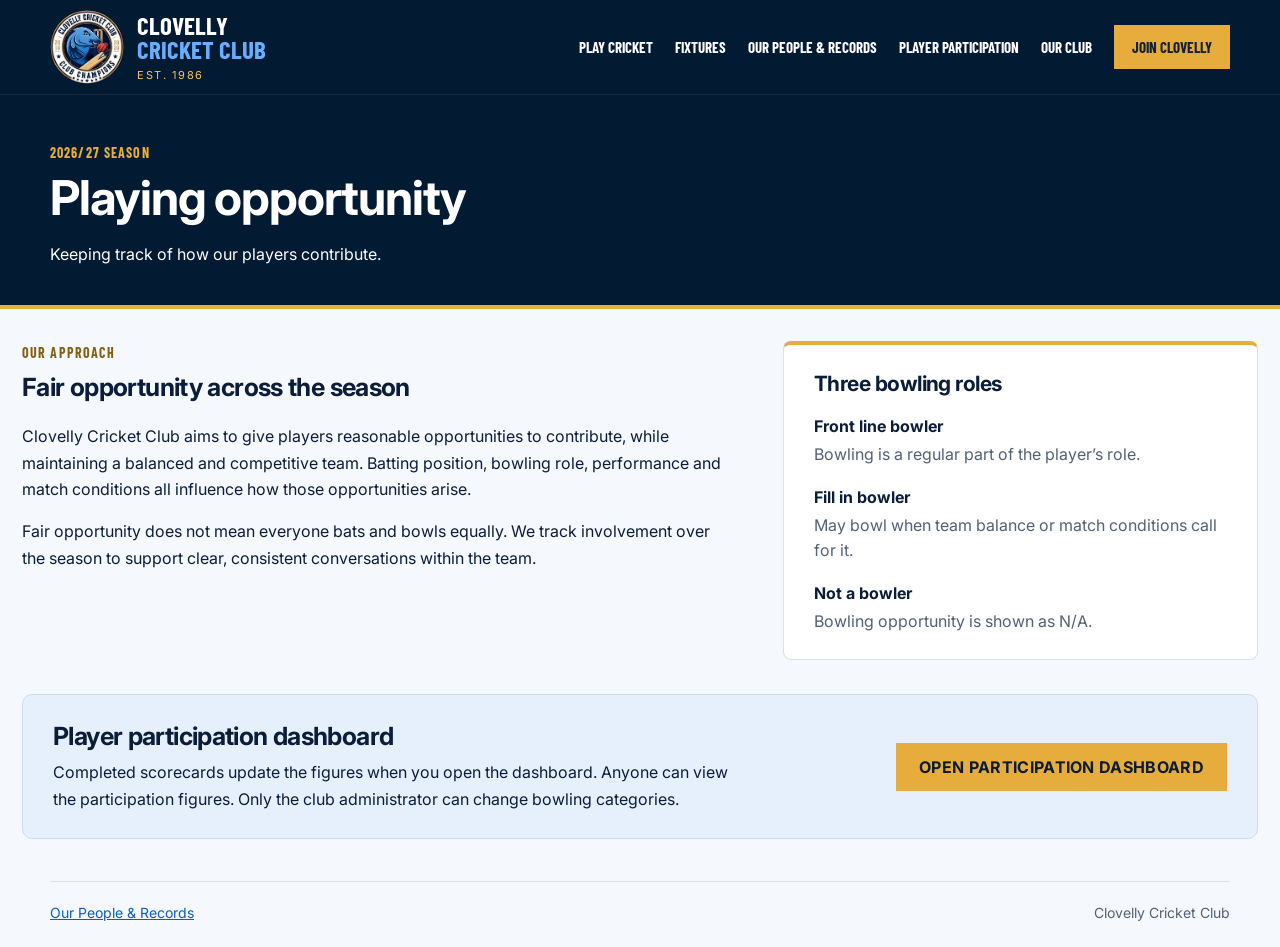
<file: selection.html>
<!doctype html>
<html lang="en"><head><meta charset="utf-8"><meta name="viewport" content="width=device-width,initial-scale=1"><meta name="description" content="How Clovelly Cricket Club supports fair playing opportunities."><title>Playing Opportunity | Clovelly Cricket Club</title><link rel="stylesheet" href="styles.css"><link rel="stylesheet" href="participation.css"><link rel="preconnect" href="https://fonts.googleapis.com"><link rel="preconnect" href="https://fonts.gstatic.com" crossorigin><link href="https://fonts.googleapis.com/css2?family=Barlow+Condensed:wght@600;700;800&family=Inter:wght@400;500;600;700&display=swap" rel="stylesheet"><script src="opportunity-nav.js" defer></script></head>
<body class="opportunity-page">
<header class="site-header"><div class="shell header-inner"><a class="brand" href="/" aria-label="Clovelly Cricket Club home"><img src="assets/clovelly-logo.jpg" alt="Clovelly Cricket Club"><span class="brand-copy"><strong>Clovelly</strong><b>Cricket Club</b><small>EST. 1986</small></span></a><button class="menu-toggle" aria-expanded="false" aria-controls="main-nav"><span aria-hidden="true">☰</span><span class="sr-only">Open navigation</span></button><nav id="main-nav" class="main-nav" aria-label="Main navigation"><a href="/#join">Play Cricket</a><a href="/#matches">Fixtures</a><a href="/players">Our People &amp; Records</a><a href="/participation" >Player Participation</a><a href="/#about">Our Club</a><a class="join-small" href="https://www.playhq.com/cricket-australia/register/94d595" target="_blank" rel="noopener">Join Clovelly</a></nav></div></header>
<main><div class="opportunity-heading"><div class="shell"><p class="eyebrow">2026/27 season</p><h1>Playing opportunity</h1><p>Keeping track of how our players contribute.</p></div></div>
<div class="shell opportunity-content">
<section class="policy" aria-labelledby="policy-title"><div><p class="eyebrow">Our approach</p><h2 id="policy-title">Fair opportunity across the season</h2><p>Clovelly Cricket Club aims to give players reasonable opportunities to contribute, while maintaining a balanced and competitive team. Batting position, bowling role, performance and match conditions all influence how those opportunities arise.</p><p>Fair opportunity does not mean everyone bats and bowls equally. We track involvement over the season to support clear, consistent conversations within the team.</p></div><aside><h3>Three bowling roles</h3><dl><dt>Front line bowler</dt><dd>Bowling is a regular part of the player’s role.</dd><dt>Fill in bowler</dt><dd>May bowl when team balance or match conditions call for it.</dd><dt>Not a bowler</dt><dd>Bowling opportunity is shown as N/A.</dd></dl></aside></section>
<section class="squad-entry"><div><h2>Player participation dashboard</h2><p>Completed scorecards update the figures when you open the dashboard. Anyone can view the participation figures. Only the club administrator can change bowling categories.</p></div><a class="btn btn-gold" href="participation.html">Open participation dashboard</a></section>
</div></main><footer class="opportunity-footer shell"><a href="players.html">Our People &amp; Records</a><span>Clovelly Cricket Club</span></footer></body></html>
</file>
<file: styles.css>
:root{--navy:#031a33;--navy2:#071f3e;--blue:#1f77e8;--blue2:#2d93ff;--gold:#e6ad3c;--ink:#0b1d38;--muted:#536174;--paper:#f5f7fa;--white:#fff;--max:1180px}*{box-sizing:border-box}html{scroll-behavior:smooth}body{margin:0;font-family:Inter,Arial,sans-serif;color:var(--ink);background:#fff}.shell{width:min(var(--max),calc(100% - 44px));margin:auto}.site-header{position:sticky;top:0;z-index:30;background:rgba(3,26,51,.97);border-bottom:1px solid rgba(255,255,255,.08)}.header-inner{min-height:94px;display:flex;align-items:center;justify-content:space-between;gap:24px}.brand{display:flex;align-items:center;color:#fff;text-decoration:none;min-width:285px}.brand img{width:74px;height:74px;border-radius:50%;object-fit:cover;margin-right:13px}.brand-copy{display:flex;flex-direction:column;line-height:.95;text-transform:uppercase}.brand-copy strong,.brand-copy b{font-family:"Barlow Condensed",sans-serif;font-size:25px}.brand-copy b{color:#69aefc}.brand-copy small{margin-top:8px;font-size:11px;letter-spacing:.15em;color:#f5c45c}.main-nav{display:flex;align-items:center;gap:22px}.main-nav a{font-family:"Barlow Condensed",sans-serif;font-weight:700;color:#fff;text-decoration:none;text-transform:uppercase;font-size:15px}.main-nav a:hover{color:#64adff}.main-nav .join-small{background:var(--gold);color:#10213a;padding:13px 18px}.menu-toggle{display:none;background:none;border:1px solid #fff;color:#fff;font-size:24px;border-radius:4px}.hero{position:relative;min-height:520px;overflow:hidden;background:var(--navy)}.hero-photo{position:absolute;inset:0;background-image:url('assets/hero-cricket-placeholder.jpg');background-size:cover;background-position:center right}.hero-shade{position:absolute;inset:0;background:linear-gradient(90deg,rgba(1,18,38,.98) 0%,rgba(2,21,44,.88) 35%,rgba(2,21,44,.30) 66%,rgba(2,21,44,.08) 100%)}.hero-content{position:relative;z-index:2;color:#fff;padding:72px 0 65px}.eyebrow{font-family:"Barlow Condensed",sans-serif;text-transform:uppercase;letter-spacing:.08em;font-weight:800;color:#1b6cc9;margin:0 0 8px}.hero h1,.spotlight h2,.about h2{font-family:"Barlow Condensed",sans-serif;text-transform:uppercase;margin:0;font-weight:800}.hero h1{font-size:clamp(64px,8vw,100px);line-height:.78;letter-spacing:-.02em}.hero h1 span{color:var(--blue2)}.hero-lead{font-size:25px;line-height:1.25;margin:36px 0 8px}.hero-meta{font-weight:600;color:#f3c356}.hero-meta i{font-style:normal;margin:0 8px}.hero-actions{display:flex;gap:14px;margin-top:27px}.btn{display:inline-flex;align-items:center;justify-content:center;text-transform:uppercase;font-family:"Barlow Condensed",sans-serif;font-size:17px;font-weight:800;letter-spacing:.02em;padding:14px 23px;text-decoration:none;border:1px solid transparent}.btn-gold{background:var(--gold);color:#0b1b33}.btn-outline{border-color:#83a6ca;color:#fff;background:rgba(2,21,44,.25)}.btn-blue{background:#3c9aff;color:#061b34}.quick-section{padding:26px 0;display:grid;grid-template-columns:repeat(4,1fr);gap:16px}.quick-card{min-height:300px;padding:28px 26px;background:#fff;border:1px solid #dfe4ea;box-shadow:0 5px 24px rgba(13,33,61,.08);text-align:center;display:flex;flex-direction:column;align-items:center}.quick-card .icon{width:66px;height:66px;border-radius:50%;display:grid;place-items:center;background:#e8f3ff;color:#0b56aa;font-weight:800;font-size:27px}.quick-card h2{font-family:"Barlow Condensed",sans-serif;text-transform:uppercase;font-size:27px;margin:18px 0 0}.quick-card h2:after{content:"";display:block;width:38px;border-top:3px solid var(--gold);margin:13px auto 17px}.quick-card p{font-size:14px;line-height:1.65;color:#425166;margin:0 auto 20px;max-width:215px}.quick-card a{margin-top:auto;text-transform:uppercase;text-decoration:none;color:#075ec4;font-family:"Barlow Condensed";font-weight:800;font-size:17px}.spotlight{background:radial-gradient(circle at 55% 50%,#0c4f8a 0,#062b55 32%,#031a33 70%);color:#fff;padding:22px 0}.spotlight-grid{display:grid;grid-template-columns:1.4fr .8fr .85fr;gap:34px;align-items:center;min-height:390px}.gold{color:var(--gold)}.spotlight h2{font-size:50px;line-height:1}.spotlight-sub{color:#c5d8eb;margin:6px 0 28px}.stats-row{display:grid;grid-template-columns:repeat(4,1fr);border-top:1px solid #6381a2;border-bottom:1px solid #6381a2;padding:18px 0}.stats-row div{padding:0 14px;border-right:1px solid #6381a2}.stats-row div:first-child{padding-left:0}.stats-row div:last-child{border:0}.stats-row strong,.best-row strong{display:block;font-family:"Barlow Condensed";font-size:31px}.stats-row span,.best-row span{text-transform:uppercase;font-size:10px;color:#c9d7e5;font-weight:700}.best-row{display:flex;gap:80px;padding:16px 0 19px}.best-row strong{color:#7fbaff;font-size:28px}.player-photo-wrap{height:335px;margin:0;overflow:hidden;border:1px solid rgba(255,255,255,.25);box-shadow:0 15px 40px rgba(0,0,0,.25)}.player-photo-wrap img{width:100%;height:100%;object-fit:cover;object-position:50% 25%}.fixtures-panel{border-left:1px solid #5e7a98;padding-left:30px}.fixtures-panel h3{font-family:"Barlow Condensed";font-size:35px;text-transform:uppercase;margin:8px 0}.fixtures-panel p{line-height:1.6;color:#c9d8e9}.about{display:grid;grid-template-columns:.8fr 1.2fr;gap:70px;padding:60px 0}.about h2{font-size:43px;line-height:1.02}.about>p{font-size:17px;line-height:1.8;color:#47566a;margin:14px 0}.sponsor{background:#f4f6f8;border-top:1px solid #e3e6ea;border-bottom:1px solid #e3e6ea}.sponsor-inner{padding:28px;text-align:center;display:flex;flex-direction:column;align-items:center}.sponsor-inner span{text-transform:uppercase;color:#176bd0;font-family:"Barlow Condensed";font-weight:800;letter-spacing:.05em}.sponsor-inner strong{font-size:43px;font-style:italic;color:#0d3972;margin-top:2px}.sponsor-inner small{color:#3973b8;letter-spacing:.15em;text-transform:uppercase}.site-footer{background:#031a33;color:#fff;padding-top:35px}.footer-grid{display:grid;grid-template-columns:1.2fr .75fr 1fr 1.1fr;gap:40px;padding-bottom:30px}.footer-brand{display:flex;gap:16px}.footer-brand img{width:75px;height:75px;border-radius:50%}.footer-brand strong{font-family:"Barlow Condensed";text-transform:uppercase;font-size:22px}.site-footer h3{font-family:"Barlow Condensed";text-transform:uppercase;color:var(--gold);margin:0 0 12px}.site-footer a,.site-footer span,.site-footer p{display:block;color:#d1ddec;text-decoration:none;font-size:13px;line-height:1.75;margin:0}.footer-bottom{border-top:1px solid #29425e;padding:15px 0 18px;font-size:11px;color:#99afc6}.menu-open .main-nav{display:flex}@media(max-width:980px){.main-nav{display:none;position:absolute;top:94px;left:0;right:0;background:#031a33;flex-direction:column;padding:25px}.menu-toggle{display:block}.hero{min-height:470px}.quick-section{grid-template-columns:repeat(2,1fr)}.spotlight-grid{grid-template-columns:1.2fr .8fr}.fixtures-panel{grid-column:1/-1;border-left:0;border-top:1px solid #5e7a98;padding:22px 0}.footer-grid{grid-template-columns:repeat(2,1fr)}}@media(max-width:650px){.shell{width:min(100% - 28px,var(--max))}.header-inner{min-height:78px}.brand img{width:57px;height:57px}.brand-copy strong,.brand-copy b{font-size:19px}.main-nav{top:78px}.hero{min-height:520px}.hero-photo{background-position:63% center}.hero-shade{background:linear-gradient(90deg,rgba(1,18,38,.96) 0%,rgba(2,21,44,.75) 65%,rgba(2,21,44,.35) 100%)}.hero-content{padding-top:80px}.hero h1{font-size:64px}.hero-lead{font-size:20px}.hero-actions{flex-direction:column;align-items:flex-start}.quick-section{grid-template-columns:1fr}.quick-card{min-height:250px}.spotlight-grid{grid-template-columns:1fr;padding-top:22px;padding-bottom:22px}.spotlight h2{font-size:44px}.stats-row{grid-template-columns:repeat(2,1fr);row-gap:16px}.stats-row div:nth-child(2){border-right:0}.player-photo-wrap{height:380px}.about{grid-template-columns:1fr;gap:18px;padding:44px 0}.footer-grid{grid-template-columns:1fr}.sponsor-inner strong{font-size:34px}}
/* Homepage feature icons */
.quick-card .icon {
  width: 58px;
  height: 58px;
  display: flex;
  align-items: center;
  justify-content: center;
  margin-bottom: 16px;
  border-radius: 14px;
  background: linear-gradient(135deg, var(--navy), var(--blue));
  box-shadow: 0 5px 14px rgba(3, 26, 51, 0.18);
}

.quick-card .icon svg {
  width: 34px;
  height: 34px;
  fill: var(--gold);
  display: block;
}


/* Keep the expanded club navigation comfortable on tablets. */
.main-nav a[aria-current="page"]{color:#f5c45c}
.sr-only{position:absolute;width:1px;height:1px;padding:0;margin:-1px;overflow:hidden;clip:rect(0,0,0,0);white-space:nowrap;border:0}
@media(max-width:1100px){.main-nav{display:none;position:absolute;top:94px;left:0;right:0;background:#031a33;flex-direction:column;padding:25px}.menu-toggle{display:block}.menu-open .main-nav{display:flex}}
@media(max-width:650px){.main-nav{top:78px}.brand{min-width:0}.menu-toggle{flex-shrink:0}}
</file>
<file: participation.css>
.opportunity-page{background:#f5f8fc}.opportunity-page .site-header{position:relative;background:#031a33}.opportunity-page h1,.opportunity-page h2,.opportunity-page h3{font-family:Inter,Arial,sans-serif;letter-spacing:-.025em}.opportunity-page h1{font-size:clamp(30px,4vw,48px);line-height:1.1;margin:8px 0 16px}.opportunity-page h2{font-size:25px;line-height:1.2}.opportunity-page p{line-height:1.65;font-size:16px}.opportunity-page .eyebrow{font-size:14px;font-weight:700;letter-spacing:.08em;text-transform:uppercase;color:#846014}.opportunity-heading{background:#031a33;color:#fff;padding:38px 0 30px;border-bottom:4px solid #e6ad3c}.opportunity-heading p{margin:8px 0}.opportunity-heading .eyebrow{color:#e6ad3c}.opportunity-content{padding:32px 0 42px}.policy{display:grid;grid-template-columns:1.5fr 1fr;gap:48px}.policy h2{margin-top:0}.policy aside{background:#fff;border:1px solid #d5e1ed;padding:26px 30px;border-top:4px solid #e6ad3c;border-radius:8px}.policy aside h3{font-size:21px;margin:0 0 20px}.policy dl{margin:0}.policy dt{font-weight:700;font-size:16px}.policy dd{color:#536174;line-height:1.55;margin:6px 0 20px;font-size:16px}.policy dd:last-child{margin-bottom:0}.squad-entry{background:#e6f0fc;border:1px solid #cbdced;padding:26px 30px;border-radius:10px;margin-top:34px;display:flex;align-items:center;gap:28px;justify-content:space-between}.squad-entry h2{margin:0 0 8px}.squad-entry p{margin:0;max-width:700px}.opportunity-page .btn{font-family:inherit;cursor:pointer;border:0;text-decoration:none;font-size:16px;font-weight:700;white-space:nowrap;min-height:46px}.opportunity-footer{border-top:1px solid #d5e1ed;display:flex;justify-content:space-between;gap:20px;padding-top:22px;padding-bottom:26px;font-size:14px;color:#536174}.opportunity-footer a{color:#075ec4}.dashboard-heading{display:flex;align-items:center;justify-content:space-between;gap:20px}.dashboard-heading h1{margin:8px 0 12px}.access-panel{max-width:640px;background:#fff;border:1px solid #d5e1ed;border-top:4px solid #e6ad3c;border-radius:8px;padding:26px 30px;margin-top:28px}.access-panel h2{margin:0}.access-panel label{display:block;font-weight:600;font-size:14px;margin:22px 0 8px}.access-input{display:flex;gap:12px}.access-input input{min-width:0;flex:1}.opportunity-page input,.opportunity-page select{font:inherit;font-size:16px;min-height:46px;padding:10px 12px;border:1px solid #b7cadd;border-radius:5px;background:#fff;color:#0b1d38}.opportunity-page button:focus-visible,.opportunity-page a:focus-visible,.opportunity-page input:focus-visible,.opportunity-page select:focus-visible,.participation-table-wrap:focus-visible{outline:3px solid #1f77e8;outline-offset:3px}.dashboard-meta{display:flex;justify-content:space-between;gap:20px;border-bottom:1px solid #d5e1ed}.dashboard-meta p{font-size:14px;color:#536174}.participation-tools{display:flex;justify-content:space-between;align-items:flex-end;gap:16px;margin:24px 0 18px}.participation-tools label{display:flex;flex-direction:column;gap:8px;font-weight:600;font-size:14px}.text-button,.secondary-button{font:inherit;font-size:14px;background:white;color:#075ec4;border:1px solid #b7cadd;padding:12px 16px;border-radius:5px;cursor:pointer;min-height:44px}.text-button{background:transparent;border:none}.participation-table-wrap{overflow-x:auto;border:1px solid #cad9e8;border-radius:8px;background:#fff}#participation-table{width:100%;border-collapse:collapse;min-width:900px;font-size:14px}#participation-table thead{background:#031a33;color:#fff}#participation-table th{text-align:right;font-size:14px;padding:17px 14px;white-space:nowrap}#participation-table th:first-child,#participation-table th:nth-child(8){text-align:left}#participation-table td{padding:16px 14px;border-bottom:1px solid #e1e9f2;text-align:right;font-variant-numeric:tabular-nums}#participation-table tr:nth-child(even){background:#f0f6fd}#participation-table td:first-child{text-align:left;font-weight:600;white-space:nowrap}#participation-table td:nth-child(8){text-align:left}#participation-table td.na{color:#65748a}#participation-table td.category-unset{color:#846014}.participation-notes{max-width:980px;color:#536174;margin-top:22px}.participation-notes p{font-size:14px}.participation-notes strong{display:block;color:#031a33;margin-bottom:6px}.sources{font-size:14px;color:#536174;padding-top:18px;border-top:1px solid #d5e1ed}.sources summary{cursor:pointer;font-weight:600;color:#0b1d38}.sources li{padding:8px 0}.sources a{color:#075ec4}.role-list{display:grid;grid-template-columns:repeat(2,minmax(0,1fr));gap:12px 28px}.role-list label{display:grid;grid-template-columns:1fr 1fr;align-items:center;gap:12px;font-size:14px}.role-actions{display:flex;gap:12px;margin:24px 0}#roles{background:#fff;border:1px solid #cad9e8;border-top:4px solid #e6ad3c;border-radius:8px;padding:24px;margin-bottom:20px}#message{color:#8b4610;min-height:1px}[hidden]{display:none!important}@media(max-width:760px){.policy{grid-template-columns:1fr;gap:20px}.squad-entry,.participation-tools,.dashboard-meta,.access-input{align-items:stretch;flex-direction:column}.role-list{grid-template-columns:1fr}.opportunity-footer{flex-direction:column;gap:12px}.squad-entry,.access-panel{padding:22px}.dashboard-meta{gap:0}.dashboard-meta p{margin:6px 0}.dashboard-heading h1{font-size:30px}.opportunity-page .shell{width:calc(100% - 32px)}}

/* Player Opportunity table. */
.opportunity-page .dashboard-intro{color:#536174;margin:0 0 10px;font-size:17px}
.opportunity-summary{display:grid;grid-template-columns:repeat(3,minmax(0,1fr));gap:18px;margin:26px 0 18px}.summary-tile{background:#031a33;color:#fff;padding:24px 26px;border-radius:12px;border-top:3px solid #e6ad3c}.summary-tile>span{font-size:13px;font-weight:600;color:#c6d8e9}.summary-tile>strong{display:block;font-size:42px;line-height:1.2;margin:8px 0;font-variant-numeric:tabular-nums}.summary-tile>small{color:#c6d8e9;font-size:12px;line-height:1.5;display:block}
.participation-tools{align-items:center;flex-wrap:wrap}.order-legend{display:flex;flex-wrap:wrap;gap:14px 24px;margin:22px 0 12px;font-size:12px;color:#536174}.order-legend span{display:flex;align-items:center;gap:7px}.order-legend i{width:10px;height:10px;border-radius:3px}.band-top{background:#9bddb4}.band-middle{background:#c39127}.band-lower{background:#f1a5a5}.table-hint,.career-status{font-size:12px!important;color:#536174;margin:0 0 14px}.career-status:empty{display:none}
.participation-table-wrap{border-radius:12px;box-shadow:0 4px 18px rgba(3,26,51,.04)}#participation-table{min-width:1140px;font-size:12px}#participation-table thead th{font-size:12px;line-height:1.4;white-space:normal;padding:12px 9px}#participation-table .group-headings th{text-align:center;background:#031a33;color:#dce8f5;font-size:11px;letter-spacing:.025em;border-right:1px solid #38506b}#participation-table .group-headings .player-heading{text-align:left;width:155px;color:#fff;font-size:13px;padding-left:16px}#participation-table .column-headings th{text-align:right;background:#17344f;color:#fff}#participation-table .column-headings th:nth-child(7){text-align:left}#participation-table .column-headings .heading-top{background:#c7eed4;color:#174a2e}#participation-table .column-headings .heading-middle{background:#73551a}#participation-table .column-headings .heading-lower{background:#f9dada;color:#742b32}
#participation-table tbody td,#participation-table tbody th{padding:15px 9px;border-bottom:1px solid #e1e9f2;text-align:right;white-space:nowrap;font-variant-numeric:tabular-nums}#participation-table tbody th{text-align:left;font-weight:600;position:sticky;left:0;background:#fff;z-index:1;padding-left:16px;box-shadow:1px 0 #d5e1ed}#participation-table tbody tr:nth-child(even) th{background:#f0f6fd}#participation-table tbody tr:hover td,#participation-table tbody tr:hover th{background:#e5effa}#participation-table tbody td:first-child{text-align:right;font-weight:400}#participation-table tbody .innings-cell{font-size:17px;font-weight:700;color:#155b9f}#participation-table .group-end{border-right:1px solid #d5e1ed}#participation-table .metric-cell{min-width:74px;font-size:11px}#participation-table .top-cell{background:rgba(104,192,134,.09)}#participation-table .middle-cell{background:rgba(195,145,39,.055)}#participation-table .lower-cell{background:rgba(228,119,119,.08)}.table-track{height:5px;border-radius:5px;background:#dce5ef;display:block;margin-top:8px;overflow:hidden}.table-fill{height:100%;display:block;background:#1768b6;border-radius:5px}.middle-cell .table-fill{background:#c39127}.lower-cell .table-fill{background:#f1a5a5}
#participation-table .role-cell{text-align:left;white-space:normal;min-width:95px}.table-role{display:inline-block;padding:4px 7px;border-radius:5px;font-size:10px;line-height:1.5;font-weight:600}.role-front{background:#e4effe;color:#155b9f}.role-fill{background:#fbf0d4;color:#73551a}.role-none{background:#e9eef3;color:#536174}.category-unset{background:#fbf0d4;color:#73551a}
.participation-notes summary{cursor:pointer;font-weight:600;font-size:14px;color:#031a33}.participation-notes{background:#eaf1f8;border-radius:8px;padding:18px 20px;margin:24px 0}.sources{margin-top:20px}
@media(max-width:760px){.opportunity-summary{gap:10px}.summary-tile{padding:18px 16px}.summary-tile>strong{font-size:34px}.participation-tools{align-items:stretch}.dashboard-heading{align-items:flex-start}.dashboard-heading .text-button{padding:10px 0 10px 10px}.opportunity-page .dashboard-intro{font-size:15px}#participation-table .group-headings th:first-child{width:140px}#participation-table tbody th{max-width:140px;white-space:normal;min-width:125px}}
@media(max-width:420px){.summary-tile{padding:15px 12px}.summary-tile>small{font-size:10px}.summary-tile>span{font-size:11px}.summary-tile>strong{font-size:30px}.order-legend{gap:10px 16px}}

/* Fit every column on desktop while keeping phone figures readable. */
.opportunity-content{width:min(1440px,calc(100% - 44px))}
#participation-table{table-layout:fixed;min-width:1000px;width:100%}#participation-table .player-column{width:14%}#participation-table .role-column{width:9%}#participation-table .number-column{width:6.4166667%}
#participation-table tbody th{white-space:normal;overflow-wrap:break-word}#participation-table .metric-cell{min-width:0}#participation-table .role-cell{min-width:0}
#participation-table .group-headings th[rowspan]{position:sticky;left:0;z-index:2}
@media(min-width:980px){#participation-table{min-width:0}#participation-table thead th,#participation-table tbody td{padding-left:7px;padding-right:7px}}

#participation-table tbody .matches-cell{font-size:17px;font-weight:700;color:#031a33}

/* Every heading sorts in both directions; new visits start with batting opportunity. */
.participation-tools #sort-summary{font-size:13px;color:#536174;margin:0}.participation-tools #reset-sort{padding:8px 12px}.participation-tools #edit{margin-left:auto}
#participation-table .column-sort{position:relative;display:block;width:100%;min-height:44px;padding:0 12px 0 0;border:0;background:transparent;font:inherit;font-weight:600;line-height:1.4;color:inherit;cursor:pointer;text-align:right}
#participation-table .group-headings .player-heading .column-sort,#participation-table .role-column-header .column-sort{text-align:left}
.column-sort .sort-icon{position:absolute;right:0;top:50%;transform:translateY(-50%);font-size:11px;opacity:.7}#participation-table th[aria-sort="ascending"] .sort-icon,#participation-table th[aria-sort="descending"] .sort-icon{color:#f5c45c;opacity:1}
#participation-table .column-sort:hover{color:#f5c45c}#participation-table .column-sort:focus-visible{outline:2px solid #f5c45c;outline-offset:3px;border-radius:3px}

/* Participation colours: full batting green, top order light green, middle amber, lower light red. */
.batted-cell .table-fill.fully-batted{background:#2c9658}.top-cell .table-fill{background:#9bddb4}
#participation-table .heading-top .column-sort:hover,#participation-table .heading-top .column-sort .sort-icon{color:#174a2e}
#participation-table .heading-lower .column-sort:hover,#participation-table .heading-lower .column-sort .sort-icon{color:#742b32}

/* Make full batting participation easy to spot without hiding the order bands. */
#participation-table tbody .batted-complete{background:#ddf3e5}#participation-table tbody tr:hover .batted-complete{background:#cdebd8}
.complete-batting-badge{display:inline-block;background:#21663c;color:#fff;font-size:12px;font-weight:700;line-height:1.4;padding:3px 7px;border-radius:5px}
.batted-complete .table-track{height:7px;background:#b9dfc7;margin-top:7px}.batted-complete .table-fill{height:7px}

/* Keep a stable batting opportunity rank on the left, within the desktop table. */
#participation-table .number-column{width:6.0833333%}#participation-table .rank-column{width:var(--rank-width)}
#participation-table tbody .rank-cell{font-size:16px;font-weight:700;color:#17344f;border-right:1px solid #d5e1ed;background:#edf3f9}

/* Keep rank and player together when the table scrolls on smaller screens. */
.participation-table-wrap{--rank-width:40px}
#participation-table tbody th,#participation-table .group-headings .player-heading{left:var(--rank-width)}
#participation-table .group-headings .rank-heading{left:0;z-index:3;padding-left:7px;padding-right:7px;text-align:center}
#participation-table .rank-heading .column-sort{text-align:center}
#participation-table tbody .rank-cell{position:sticky;left:0;z-index:2;text-align:center;box-shadow:1px 0 #d5e1ed}
@media(min-width:980px){.participation-table-wrap{--rank-width:4%}}

.grade-switch{display:flex;gap:8px;margin:22px 0;flex-wrap:wrap}.grade-switch button{font:inherit;font-size:14px;font-weight:600;min-height:44px;padding:10px 20px;border:1px solid #b7cadd;border-radius:7px;background:#fff;color:#17344f;cursor:pointer}.grade-switch button[aria-pressed="true"]{background:#031a33;border-color:#031a33;color:#fff;box-shadow:inset 0 -3px #e6ad3c}.grade-switch button:hover{border-color:#075ec4}.grade-switch button:focus-visible{outline:3px solid #1f77e8;outline-offset:3px}

.dashboard-heading{display:grid;grid-template-columns:minmax(260px,1fr) minmax(300px,1.4fr) auto;gap:28px}.opportunity-page .participation-purpose{margin:0;padding-left:20px;border-left:3px solid #e6ad3c;font-size:14px;line-height:1.6;color:#536174}.participation-admin{align-self:start;white-space:nowrap}@media(max-width:980px){.dashboard-heading{grid-template-columns:1fr auto;gap:16px}.participation-title{grid-column:1;grid-row:1}.participation-admin{grid-column:2;grid-row:1}.opportunity-page .participation-purpose{grid-column:1/-1;grid-row:2;max-width:760px}}
</file>
